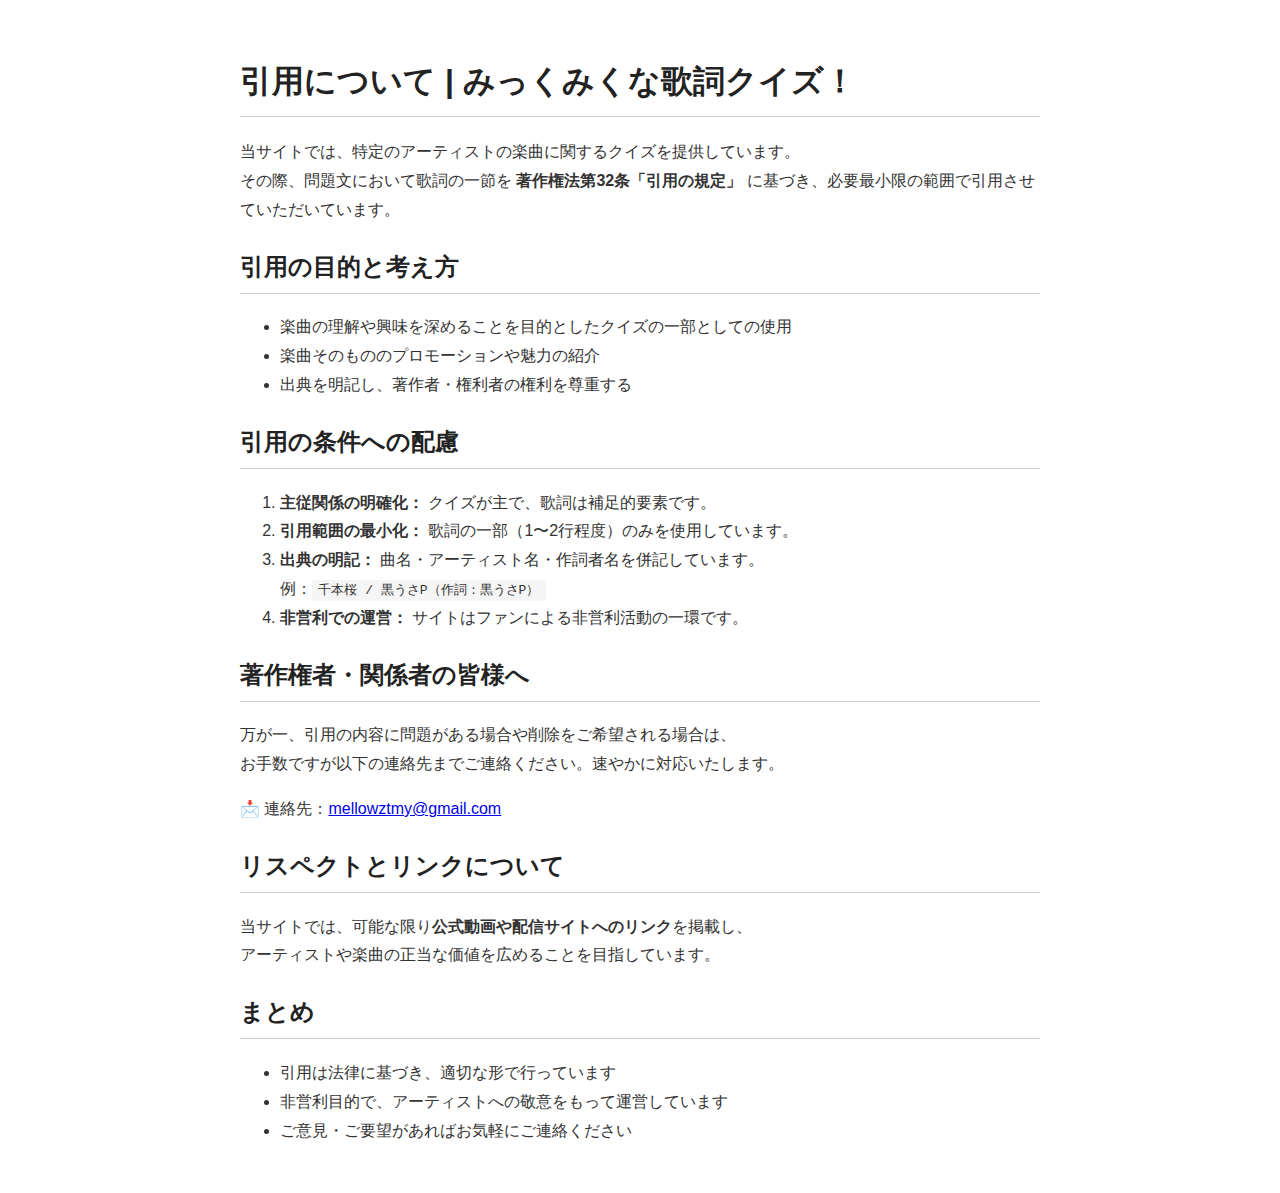
<file: about.html>
<!DOCTYPE html>
<html lang="ja">
  <head>
    <meta charset="UTF-8" />
    <title>引用について | みっくみくな歌詞クイズ！</title>
    <style>
      body {
        font-family: 'Hiragino Kaku Gothic ProN', Meiryo, sans-serif;
        line-height: 1.8;
        max-width: 800px;
        margin: 0 auto;
        padding: 2rem;
        color: #333;
      }
      h1,
      h2,
      h3 {
        color: #222;
        border-bottom: 1px solid #ccc;
        padding-bottom: 0.3rem;
      }
      code {
        background-color: #f5f5f5;
        padding: 0.2rem 0.4rem;
        border-radius: 4px;
      }
    </style>
  </head>
  <body>
    <h1>引用について | みっくみくな歌詞クイズ！</h1>

    <p>
      当サイトでは、特定のアーティストの楽曲に関するクイズを提供しています。<br />
      その際、問題文において歌詞の一節を
      <strong>著作権法第32条「引用の規定」</strong>
      に基づき、必要最小限の範囲で引用させていただいています。
    </p>

    <h2>引用の目的と考え方</h2>
    <ul>
      <li>楽曲の理解や興味を深めることを目的としたクイズの一部としての使用</li>
      <li>楽曲そのもののプロモーションや魅力の紹介</li>
      <li>出典を明記し、著作者・権利者の権利を尊重する</li>
    </ul>

    <h2>引用の条件への配慮</h2>
    <ol>
      <li>
        <strong>主従関係の明確化：</strong> クイズが主で、歌詞は補足的要素です。
      </li>
      <li>
        <strong>引用範囲の最小化：</strong>
        歌詞の一部（1〜2行程度）のみを使用しています。
      </li>
      <li>
        <strong>出典の明記：</strong>
        曲名・アーティスト名・作詞者名を併記しています。<br />
        例：<code>千本桜 / 黒うさP（作詞：黒うさP）</code>
      </li>
      <li>
        <strong>非営利での運営：</strong>
        サイトはファンによる非営利活動の一環です。
      </li>
    </ol>

    <h2>著作権者・関係者の皆様へ</h2>
    <p>
      万が一、引用の内容に問題がある場合や削除をご希望される場合は、<br />
      お手数ですが以下の連絡先までご連絡ください。速やかに対応いたします。
    </p>
    <p>
      📩 連絡先：<a href="mailto:mellowztmy@gmail.com">mellowztmy@gmail.com</a>
    </p>

    <h2>リスペクトとリンクについて</h2>
    <p>
      当サイトでは、可能な限り<strong>公式動画や配信サイトへのリンク</strong>を掲載し、<br />
      アーティストや楽曲の正当な価値を広めることを目指しています。
    </p>

    <h2>まとめ</h2>
    <ul>
      <li>引用は法律に基づき、適切な形で行っています</li>
      <li>非営利目的で、アーティストへの敬意をもって運営しています</li>
      <li>ご意見・ご要望があればお気軽にご連絡ください</li>
    </ul>
  </body>
</html>
</file>
